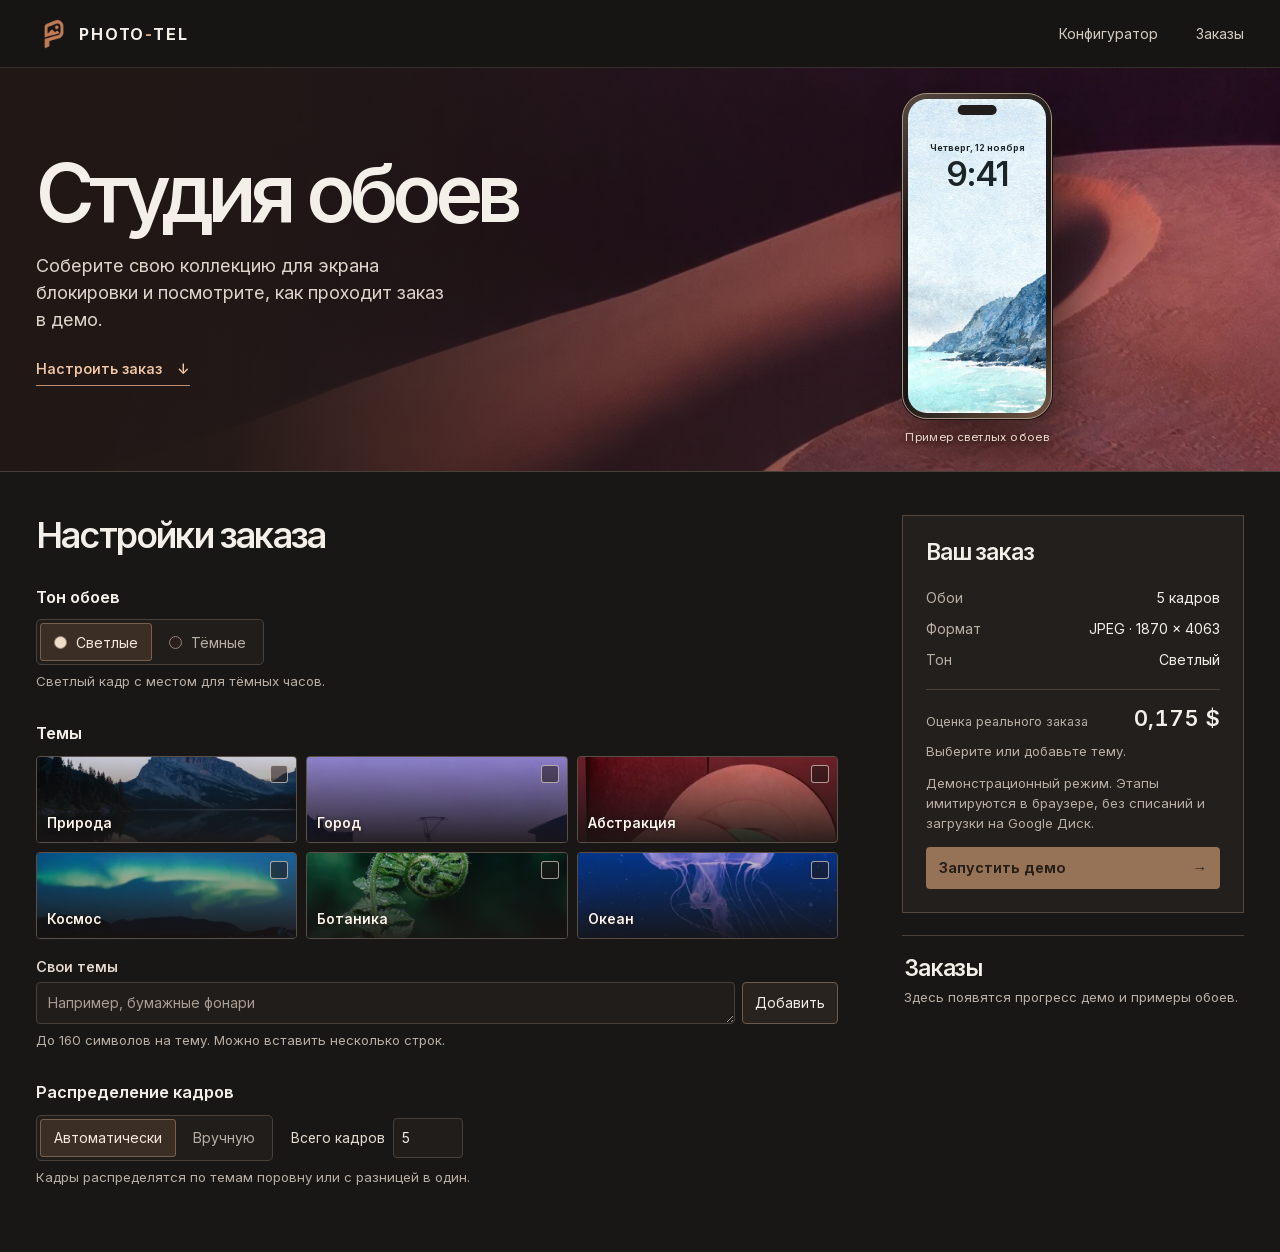
<file: index.html>
<!doctype html>
<html lang="ru">
<head>
  <meta charset="utf-8">
  <meta name="viewport" content="width=device-width,initial-scale=1">
  <meta name="description" content="Настройте коллекцию обоев для экрана блокировки смартфона.">
  <meta name="theme-color" content="#171513">
  <title>Photo-tel · Студия обоев</title>
  <link rel="icon" href="./assets/photo-tel-logo.png" type="image/png">
  <link rel="stylesheet" href="./assets/studio.css">
  <script id="demo-options" type="application/json">{"presets": {"nature": "\u041f\u0440\u0438\u0440\u043e\u0434\u0430", "city": "\u0413\u043e\u0440\u043e\u0434", "abstract": "\u0410\u0431\u0441\u0442\u0440\u0430\u043a\u0446\u0438\u044f", "space": "\u041a\u043e\u0441\u043c\u043e\u0441", "botany": "\u0411\u043e\u0442\u0430\u043d\u0438\u043a\u0430", "ocean": "\u041e\u043a\u0435\u0430\u043d"}, "price_usd": "0.035", "max_count": 100}</script>
  <script src="./demo.js" defer></script>
  <script src="./assets/studio.js" defer></script>
</head>
<body>
<a class="skip" href="#configuration">К настройкам заказа</a>
<header class="site-header">
  <div class="shell header-inner">
    <a class="brand" href="./" aria-label="Photo-tel, главная">
      <img src="./assets/photo-tel-logo.png" width="36" height="36" alt="">
      <span>PHOTO<span class="brand-dash">-</span>TEL</span>
    </a>
    <nav aria-label="Разделы">
      <a href="#configuration">Конфигуратор</a>
      <a href="#history">Заказы</a>
    </nav>
  </div>
</header>
<main>
  <section class="hero" aria-labelledby="title">
    <div class="shell hero-inner">
      <div class="hero-copy">
        <h1 id="title">Студия обоев</h1>
        <p id="hero-description">Соберите свою коллекцию для экрана блокировки. Готовые обои появятся на Google Диске.</p>
        <a class="hero-link" href="#configuration">Настроить заказ <span aria-hidden="true">↓</span></a>
      </div>
      <figure class="preview" id="preview" data-tone="light">
        <div class="phone" aria-hidden="true">
          <div class="phone-display">
            <img id="light-preview" src="./assets/light-preview.webp" width="408" height="886" alt="">
            <img id="dark-preview" src="./assets/dark-preview.webp" width="408" height="886" alt="">
            <div class="phone-clock"><span>Четверг, 12 ноября</span><strong>9:41</strong></div>
          </div>
        </div>
        <figcaption id="preview-label">Пример светлых обоев</figcaption>
      </figure>
    </div>
  </section>
  <div class="shell studio" id="configuration">
    <form id="order-form" aria-labelledby="configuration-title">
      <h2 id="configuration-title">Настройки заказа</h2>
      <fieldset class="form-section tone-section">
        <legend>Тон обоев</legend>
        <div class="segments" id="tone-options">
          <label><input type="radio" name="tone" value="light" checked><span><i class="tone-swatch light" aria-hidden="true"></i>Светлые</span></label>
          <label><input type="radio" name="tone" value="dark"><span><i class="tone-swatch dark" aria-hidden="true"></i>Тёмные</span></label>
        </div>
        <p class="hint" id="tone-hint">Светлый кадр с местом для тёмных часов.</p>
      </fieldset>
      <fieldset class="form-section">
        <legend>Темы</legend>
        <div class="themes" id="themes" aria-busy="true"></div>
        <label class="field-label" for="custom">Свои темы</label>
        <div class="custom-control">
          <textarea id="custom" rows="1" placeholder="Например, бумажные фонари" aria-describedby="custom-hint"></textarea>
          <button class="button-secondary" id="add-custom" type="button">Добавить</button>
        </div>
        <p class="hint" id="custom-hint">До 160 символов на тему. Можно вставить несколько строк.</p>
        <p class="error" id="custom-error" role="alert" hidden></p>
      </fieldset>
      <fieldset class="form-section allocation-section">
        <legend>Распределение кадров</legend>
        <div class="allocation-tools">
          <div class="segments" id="allocation-options">
            <label><input type="radio" name="allocation" value="auto" checked><span>Автоматически</span></label>
            <label><input type="radio" name="allocation" value="manual"><span>Вручную</span></label>
          </div>
          <label class="total-field" id="auto-total" for="count">
            Всего кадров <input id="count" type="number" min="1" max="100" step="1" inputmode="numeric" value="5" required>
          </label>
        </div>
        <p class="hint" id="allocation-hint">Кадры распределятся по темам поровну или с разницей в один.</p>
        <ul id="allocation" class="allocation" aria-label="Кадры по темам" hidden></ul>
      </fieldset>
    </form>

    <aside class="order-column" aria-label="Заказ и история">
      <section class="checkout" aria-labelledby="checkout-title">
        <h2 id="checkout-title">Ваш заказ</h2>
        <dl class="quote">
          <div><dt>Обои</dt><dd id="quote-count">—</dd></div>
          <div><dt>Формат</dt><dd>JPEG · 1870 × 4063</dd></div>
          <div><dt>Тон</dt><dd id="quote-tone">Светлый</dd></div>
        </dl>
        <div class="price"><span id="price-label">Ориентировочная стоимость</span><output id="estimate">—</output></div>
        <p class="hint checkout-hint" id="checkout-hint">Выберите хотя бы одну тему.</p>
        <button id="submit" class="button-primary" type="submit" form="order-form" disabled>
          <span>Запустить заказ</span><span aria-hidden="true">→</span>
        </button>
        <p class="error" id="form-error" role="alert" hidden></p>
      </section>

      <section id="history" class="history" aria-labelledby="history-title">
        <h2 id="history-title">Заказы</h2>
        <p class="hint" id="history-empty">Здесь появятся прогресс и ссылка на готовые обои.</p>
        <label for="orders" id="order-select" hidden>
          <span class="sr-only">Выберите заказ</span><select id="orders"></select>
        </label>
        <div id="progress" hidden>
          <p id="status" class="status" role="status"></p>
          <p id="theme-counts" class="hint"></p>
          <div id="stages">
            <div class="stage"><label for="generated">Ответы NanoGPT</label><span id="generated-count"></span><progress id="generated" max="1" value="0"></progress></div>
            <div class="stage"><label for="jpeg_ready">Готовые JPEG</label><span id="jpeg_ready-count"></span><progress id="jpeg_ready" max="1" value="0"></progress></div>
            <div class="stage"><label for="uploaded">Файлы на Диске с CSV</label><span id="uploaded-count"></span><progress id="uploaded" max="1" value="0"></progress></div>
          </div>
          <p id="order-error" class="error" role="alert" hidden></p>
          <div id="actions" hidden>
            <button id="resume" class="button-secondary" type="button" hidden>Возобновить</button>
            <a id="folder" class="drive-link" target="_blank" rel="noopener" hidden>Открыть папку на Диске ↗</a>
          </div>
        </div>
      </section>
    </aside>
  </div>
</main>
</body>
</html>
</file>
<file: assets/studio.css>
@font-face {
  font-family: "Inter";
  font-style: normal;
  font-weight: 400 700;
  font-display: swap;
  src: url("fonts/inter-cyrillic.woff2") format("woff2");
  unicode-range: U+0301, U+0400-045F, U+0490-0491, U+04B0-04B1, U+2116;
}
@font-face {
  font-family: "Inter";
  font-style: normal;
  font-weight: 400 700;
  font-display: swap;
  src: url("fonts/inter-latin.woff2") format("woff2");
  unicode-range: U+0000-00FF, U+0131, U+0152-0153, U+02BB-02BC, U+02C6, U+02DA, U+02DC, U+0304, U+0308, U+0329, U+2000-206F, U+20AC, U+2122, U+2191, U+2193, U+2212, U+2215, U+FEFF, U+FFFD;
}
:root {
  color-scheme: dark;
  font-family: "Inter", "Helvetica Neue", Arial, sans-serif;
  color: #f4efe9;
  background: #191715;
  --ink: #f4efe9;
  --muted: #b9afa5;
  --copper: #dfa77d;
  --border: #494139;
  --surface: #231f1c;
  line-height: 1.5;
  font-synthesis: none;
}
* { box-sizing: border-box; }
[hidden] { display: none !important; }
body { margin: 0; }
a { color: inherit; }
button, input, select, textarea { font: inherit; }
a, button, input, select, textarea { -webkit-tap-highlight-color: transparent; }
a:focus-visible, button:focus-visible, input:focus-visible, select:focus-visible, textarea:focus-visible {
  outline: 2px solid var(--copper);
  outline-offset: 4px;
}
h1, h2, p, figure, dl, dd { margin: 0; }
.shell { width: min(100% - 72px, 1260px); margin-inline: auto; }
.skip, .sr-only {
  position: absolute;
  width: 1px;
  height: 1px;
  overflow: hidden;
  clip-path: inset(50%);
  white-space: nowrap;
}
.skip:focus-visible {
  position: fixed;
  inset: 12px auto auto 12px;
  width: auto;
  height: auto;
  padding: 10px 14px;
  color: #231810;
  background: var(--copper);
  clip-path: none;
  z-index: 2;
}
.site-header { background: #171513; border-bottom: 1px solid #36302a; }
.header-inner { min-height: 67px; display: flex; align-items: center; justify-content: space-between; gap: 14px; }
.brand { display: inline-flex; align-items: center; gap: 7px; font-weight: 680; letter-spacing: .115em; text-decoration: none; }
.brand img { display: block; object-fit: contain; }
.brand-dash { color: var(--copper); }
nav { display: flex; align-items: center; gap: clamp(18px, 3vw, 42px); }
nav a { font-size: .88rem; color: #d5cbc1; text-decoration: none; padding: 9px 0; transition: color 180ms ease; }
nav a:hover { color: var(--copper); }

.hero {
  background: #281b19;
  background-image: linear-gradient(90deg, #211816 0%, rgba(33, 24, 22, .98) 18%, rgba(33, 24, 22, .62) 49%, rgba(30, 20, 16, .15) 100%), url("hero.webp");
  background-size: cover;
  background-position: center 65%;
  border-bottom: 1px solid #494139;
  overflow: hidden;
}
.hero-inner { display: grid; min-height: 365px; grid-template-columns: 1.2fr 1fr; align-items: center; gap: 34px; padding-block: 25px; }
.hero-copy { padding: 16px 0; }
.hero h1 { font-size: clamp(3.15rem, 6.3vw, 6.15rem); line-height: .99; letter-spacing: -.075em; font-weight: 560; text-wrap: balance; }
.hero-copy p { max-width: 38ch; margin-top: 19px; font-size: clamp(.95rem, 1.5vw, 1.13rem); color: #e0d4ca; text-wrap: pretty; }
.hero-link { display: inline-flex; align-items: center; gap: 15px; margin-top: 25px; padding-bottom: 5px; border-bottom: 1px solid #bd8e6f; color: #f5c9a7; font-size: .9rem; font-weight: 550; text-decoration: none; }
.hero-link:hover { color: #fff0e2; }
.preview { justify-self: center; display: grid; justify-items: center; gap: 10px; }
.preview figcaption { font-size: .72rem; letter-spacing: .035em; color: #f0ddd0; text-shadow: 0 1px 5px #211410; }
.phone {
  width: 150px;
  aspect-ratio: .46;
  padding: 5px;
  border: 1px solid #ac9482;
  border-radius: 25px;
  background: linear-gradient(145deg, #594941, #1a1716 33%, #1a1716 72%, #725744);
  box-shadow: 15px 24px 45px #120c0a85, 0 0 0 1px #1a1515;
}
.phone-display { position: relative; isolation: isolate; height: 100%; overflow: hidden; border-radius: 19px; background: #2d2629; }
.phone-display::after { content: ""; position: absolute; top: 6px; left: 50%; translate: -50%; width: 28%; height: 10px; border-radius: 7px; background: #211d1c; }
.phone-display img { position: absolute; inset: 0; width: 100%; height: 100%; object-fit: cover; transition: opacity 260ms ease; }
#dark-preview { opacity: 0; }
.preview[data-tone="dark"] #dark-preview { opacity: 1; }
.phone-clock { position: absolute; top: 14%; inset-inline: 0; display: grid; justify-items: center; line-height: 1; gap: 4px; color: #1b2428; }
.phone-clock span { font-size: .57rem; font-weight: 640; }
.phone-clock strong { font-size: 2.17rem; font-weight: 550; letter-spacing: -.06em; }
.preview[data-tone="dark"] .phone-clock { color: #fff6ea; }

.studio { display: grid; grid-template-columns: minmax(0, 1fr) minmax(280px, 342px); gap: clamp(32px, 5vw, 76px); padding-block: 43px 64px; }
h2 { font-size: clamp(1.58rem, 3vw, 2.25rem); line-height: 1.13; letter-spacing: -.05em; font-weight: 570; }
.form-section { min-width: 0; border: 0; padding: 0; margin: 29px 0 0; }
legend { font-weight: 610; padding: 0; margin-bottom: 10px; font-size: 1.02rem; }
.hint { color: var(--muted); font-size: .83rem; margin-top: 7px; text-wrap: pretty; overflow-wrap: anywhere; }
.segments { width: fit-content; display: flex; flex-wrap: wrap; border: 1px solid var(--border); background: #201d1a; padding: 3px; gap: 3px; border-radius: 5px; }
.segments label, .theme { position: relative; cursor: pointer; }
.segments input, .theme input { position: absolute; opacity: 0; width: 1px; height: 1px; margin: 0; }
.segments label span {
  display: flex;
  align-items: center;
  justify-content: center;
  gap: 9px;
  min-height: 38px;
  padding: 6px 13px;
  color: var(--muted);
  border: 1px solid transparent;
  border-radius: 3px;
  font-size: .88rem;
  transition: color 180ms ease, background-color 180ms ease, border-color 180ms ease;
}
.segments label:hover span { color: var(--ink); }
.segments input:checked + span { color: #f5e8da; background: #3b2e25; border-color: #79604e; }
.segments input:focus-visible + span, .theme input:focus-visible + .theme-card { outline: 2px solid var(--copper); outline-offset: 3px; }
.tone-swatch { width: 13px; height: 13px; flex: 0 0 auto; border-radius: 50%; border: 1px solid #948278; }
.tone-swatch.light { background: #edddc7; }
.tone-swatch.dark { background: #29201e; }
.themes { display: grid; grid-template-columns: repeat(3, minmax(0, 1fr)); gap: 9px; }
.theme-card {
  position: relative;
  display: flex;
  align-items: end;
  min-height: 87px;
  border: 1px solid #5a5047;
  border-radius: 4px;
  overflow: hidden;
  isolation: isolate;
  background: #312822;
  color: #fff8f0;
  transition: border-color 180ms ease, background-color 180ms ease;
}
.theme-card::after { content: ""; position: absolute; inset: 0; z-index: -1; background: linear-gradient(180deg, #17131326, #181413e8); }
.theme-card img { position: absolute; inset: 0; width: 100%; height: 100%; object-fit: cover; object-position: 50% 58%; z-index: -2; transition: transform 230ms ease; }
.theme:hover .theme-card img { transform: scale(1.045); }
.theme-name { margin: 0 8px 8px 10px; font-size: .87rem; font-weight: 570; text-shadow: 0 1px 4px #211914; }
.theme-indicator { position: absolute; top: 8px; right: 8px; width: 18px; height: 18px; border: 1px solid #f0e1d7a6; border-radius: 3px; background: #21181586; }
.theme input:checked + .theme-card { border-color: var(--copper); box-shadow: inset 0 0 0 1px var(--copper); }
.theme input:checked + .theme-card .theme-indicator { background: var(--copper); border-color: var(--copper); }
.theme input:checked + .theme-card .theme-indicator::after {
  content: ""; display: block; width: 8px; height: 4px; margin: 4px 3px;
  border: solid #261c17; border-width: 0 0 2px 2px; transform: rotate(-45deg);
}
.field-label { display: block; margin: 17px 0 5px; color: #e7dbd0; font-size: .9rem; font-weight: 560; }
.custom-control { display: flex; align-items: start; gap: 7px; }
textarea, input[type="number"], select {
  color: var(--ink);
  background: #201d1a;
  border: 1px solid var(--border);
  border-radius: 4px;
}
textarea { display: block; width: 100%; min-width: 0; padding: 9px 11px; min-height: 42px; max-height: 12rem; resize: vertical; font-size: .88rem; }
textarea::placeholder { color: #aa9e93; opacity: 1; }
.button-secondary, .button-primary {
  min-height: 42px;
  border-radius: 4px;
  cursor: pointer;
  transition: background-color 180ms ease, color 180ms ease, border-color 180ms ease;
}
.button-secondary { padding: 7px 12px; color: var(--ink); background: #29231f; border: 1px solid #6d5b4e; font-size: .86rem; }
.button-secondary:hover { background: #3b2e25; border-color: var(--copper); }
.allocation-tools { display: flex; align-items: center; flex-wrap: wrap; gap: 11px 18px; }
.total-field { display: inline-flex; align-items: center; gap: 8px; font-size: .86rem; color: #e7dbd0; }
input[type="number"] { width: 70px; min-height: 40px; padding: 5px 7px; font-variant-numeric: tabular-nums; }
.allocation { list-style: none; margin: 13px 0 0; padding: 0; border-top: 1px solid var(--border); }
.allocation li { display: grid; grid-template-columns: minmax(0, 1fr) 74px 34px; gap: 8px; min-height: 46px; align-items: center; padding: 6px 0; border-bottom: 1px solid var(--border); font-size: .91rem; }
.allocation-name { overflow-wrap: anywhere; }
.allocation-count { text-align: right; padding-right: 7px; color: var(--muted); font-variant-numeric: tabular-nums; }
.remove-theme { min-width: 34px; min-height: 36px; border: 0; border-radius: 4px; background: transparent; color: var(--muted); font-size: 1.25rem; line-height: 1; cursor: pointer; }
.remove-theme:hover { background: #3a2b24; color: var(--ink); }

.order-column { min-width: 0; align-self: start; display: grid; gap: 22px; }
.checkout { padding: 23px; border: 1px solid #55483e; background: var(--surface); }
.checkout h2, .history h2 { font-size: 1.45rem; }
.quote { margin: 16px 0 14px; }
.quote div { display: flex; align-items: baseline; justify-content: space-between; gap: 9px; padding: 5px 0; font-size: .88rem; }
.quote dt { color: var(--muted); }
.quote dd { text-align: right; }
.price { display: flex; align-items: baseline; flex-wrap: wrap; justify-content: space-between; gap: 5px 9px; padding-top: 12px; border-top: 1px solid var(--border); }
.price span { color: var(--muted); font-size: .79rem; }
.price output { color: var(--ink); font-size: 1.38rem; font-weight: 580; font-variant-numeric: tabular-nums; white-space: nowrap; }
.checkout-hint { min-height: 1.3em; }
.button-primary { display: flex; width: 100%; justify-content: space-between; align-items: center; gap: 6px; border: 1px solid transparent; margin-top: 13px; padding: 9px 12px; background: var(--copper); color: #291d15; font-size: .9rem; font-weight: 650; }
.button-primary:hover:not(:disabled) { background: #efbf99; }
.button-primary:active:not(:disabled), .button-secondary:active:not(:disabled) { translate: 0 1px; }
button:disabled { opacity: .61; cursor: not-allowed; }
.history { padding: 19px 2px 0; border-top: 1px solid var(--border); scroll-margin-top: 12px; }
select { width: 100%; margin-top: 10px; padding: 7px; font-size: .82rem; min-height: 38px; }
.status { margin-top: 13px; font-weight: 610; }
#stages { display: grid; gap: 10px; margin: 13px 0; }
.stage { display: grid; grid-template-columns: 1fr auto; gap: 4px 8px; font-size: .82rem; color: #e2d7cc; }
.stage span { font-variant-numeric: tabular-nums; }
progress { grid-column: 1 / -1; appearance: none; width: 100%; height: 4px; border: 0; border-radius: 2px; overflow: hidden; background: #453a32; }
progress::-webkit-progress-bar { background: #453a32; }
progress::-webkit-progress-value { background: var(--copper); }
progress::-moz-progress-bar { background: var(--copper); }
.error { color: #ffbfae; font-size: .88rem; margin-top: 8px; overflow-wrap: anywhere; }
#actions { display: flex; align-items: center; flex-wrap: wrap; gap: 11px; }
.drive-link { color: #f3be98; text-underline-offset: 4px; font-size: .88rem; }
.drive-link:hover { color: #ffe1cb; }
.demo-notice { margin-top: 12px; }
.demo-examples { margin-top: 16px; }
.demo-gallery { display: grid; grid-template-columns: repeat(3, minmax(0, 1fr)); gap: 8px; margin-top: 9px; }
.demo-gallery img { display: block; width: 100%; height: auto; border-radius: 5px; }

@media (min-width: 1000px) {
  .order-column { position: sticky; top: 17px; }
}
@media (max-width: 900px) {
  .shell { width: calc(100% - 48px); }
  .studio { grid-template-columns: minmax(0, 1fr) minmax(248px, 285px); gap: 25px; }
  .theme-card { min-height: 78px; }
  .checkout { padding: 18px; }
}
@media (max-width: 700px) {
  .shell { width: calc(100% - 34px); }
  .header-inner { min-height: 58px; }
  .hero { background-position: 63% 65%; }
  .hero-inner { min-height: 300px; grid-template-columns: minmax(0, 1.7fr) minmax(90px, 1fr); gap: 12px; }
  .hero h1 { font-size: clamp(2.25rem, 7.4vw, 3.65rem); }
  .hero-copy p { font-size: .87rem; margin-top: 12px; }
  .hero-link { margin-top: 17px; }
  .phone { width: clamp(88px, 19vw, 123px); border-radius: 17px; padding: 3px; }
  .phone-display { border-radius: 13px; }
  .phone-display::after { top: 4px; height: 6px; }
  .phone-clock { gap: 3px; }
  .phone-clock span { font-size: .43rem; }
  .phone-clock strong { font-size: clamp(1.35rem, 4.2vw, 1.75rem); }
  .preview figcaption { font-size: .65rem; text-align: center; line-height: 1.2; }
  .studio { grid-template-columns: 1fr; padding-block: 28px 36px; gap: 26px; }
  .form-section { margin-top: 22px; }
  .order-column { gap: 18px; }
}
@media (max-width: 370px) {
  .brand { font-size: .83rem; gap: 3px; }
  .brand img { width: 29px; height: 29px; }
  nav { gap: 11px; }
  nav a { font-size: .75rem; }
  .themes { grid-template-columns: repeat(2, minmax(0, 1fr)); }
}
@media (prefers-reduced-motion: reduce) {
  *, *::after { transition-duration: 0s !important; }
}
</file>
